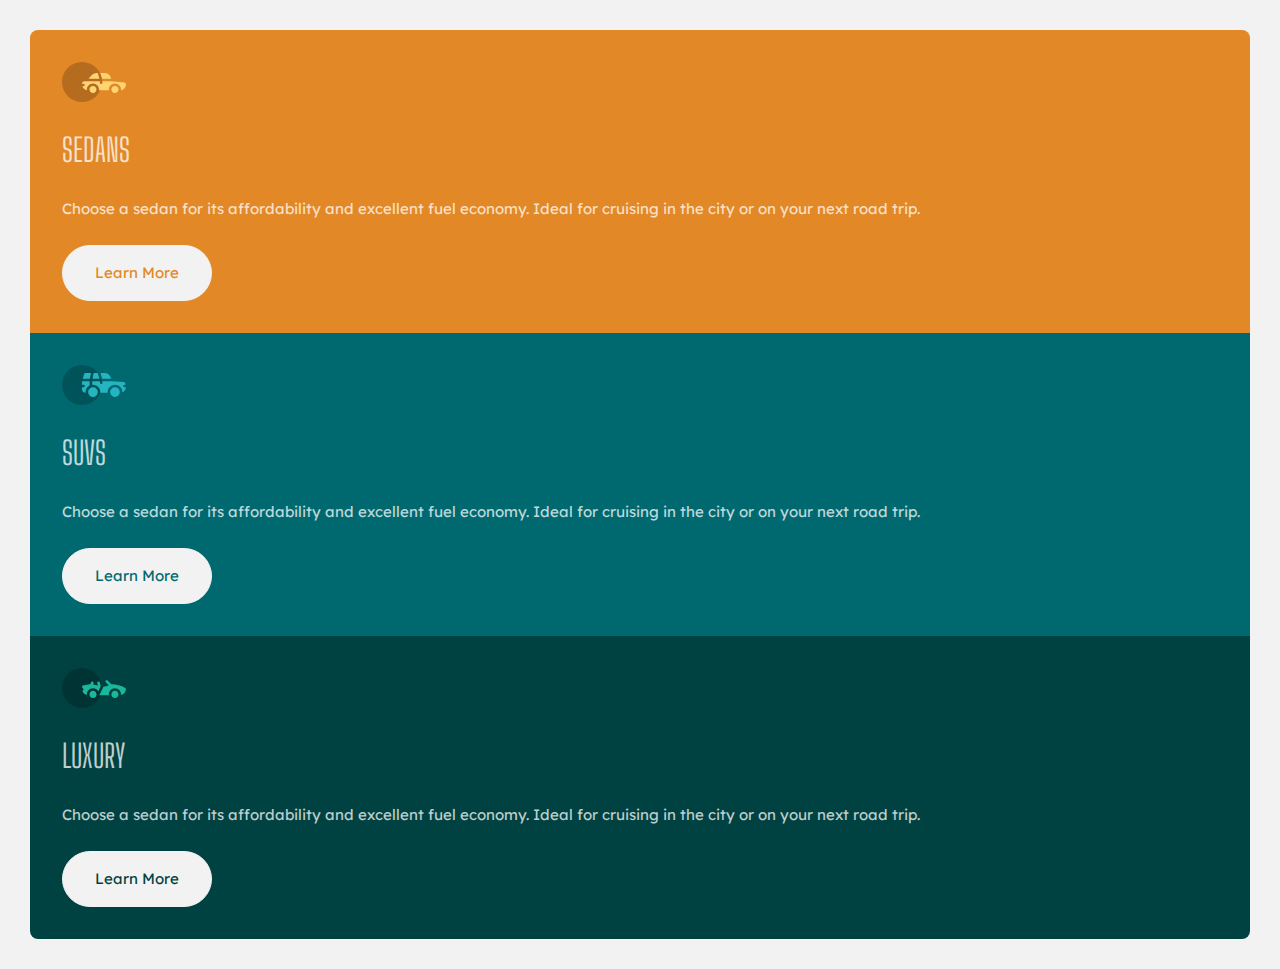
<file: index.html>
<!DOCTYPE html>
<html lang="en">
<head>
    <meta charset="UTF-8">
    <meta http-equiv="X-UA-Compatible" content="IE=edge">
    <meta name="viewport" content="width=device-width, initial-scale=1.0">
    <!--Google fonts-->
    <link rel="preconnect" href="https://fonts.googleapis.com">
    <link rel="preconnect" href="https://fonts.gstatic.com" crossorigin>
    <link href="https://fonts.googleapis.com/css2?family=Big+Shoulders+Display:wght@700&family=Lexend+Deca&display=swap" rel="stylesheet">
    <!--Favicon-->
    <link rel="icon" type="image/png" sizes="32x32" href="./images/favicon-32x32.png">
    <!--CSS style-->
    <link rel="stylesheet" href="style.css">
    <title>3-column Preview Card</title>
    
</head>
<body>
    <main class="container">
        <section class="grid-cards">
            
            <div class="sedans card">
                <img src="./images/icon-sedans.svg" alt="sedans image">

                <h1 class="title">Sedans</h1>

                <p>Choose a sedan for its affordability and excellent fuel economy. Ideal for cruising in the city 
                    or on your next road trip.</p>

                <button class="btn sedan">Learn More</button>
            </div>

            <div class="suvs card">
                <img src="./images/icon-suvs.svg" alt="suvs image">
                <h1 class="title">Suvs</h1>

                <p>Choose a sedan for its affordability and excellent fuel economy. Ideal for cruising in the city 
                    or on your next road trip.</p>

                <button class="btn suv">Learn More</button>
            </div>

            <div class="luxury card">
                <img src="./images/icon-luxury.svg" alt="luxury image">
                <h1 class="title">Luxury</h1>

                <p>Choose a sedan for its affordability and excellent fuel economy. Ideal for cruising in the city 
                    or on your next road trip.</p>

                <button class="btn lux">Learn More</button>
            </div>
        
        </section>
    </main>
</body>
</html>
</file>
<file: style.css>
/* ------------------- */
/* Custom properties   */
/* ------------------- */

:root{
    /*colors*/
    --clr-orange: 31 77% 52%;
    --clr-cyan: 184 100% 22%;
    --clr-dark: 179 100% 13%;
    --clr-gray: 0 0% 95%;
    --clr-white: 0 0% 100%;

    /*font-family*/
    --ff-cursive: 'Big Shoulders Display', cursive;
    --ff-serif: 'Lexend Deca', sans-serif;

}

/* ------------------- */
/* Reset               */
/* ------------------- */

/* Box sizing */
*,
*::before,
*::after {
    box-sizing: border-box;
}

/* Reset margins */
body,
h1,
h2,
h3,
h4,
h5,
p,
figure,
picture {
    margin: 0; 
}

h1,
h2,
h3,
h4,
h5,
h6,
p {
    font-weight: 400;
}

input,
button,
textarea,
select {
    font: inherit;
}

/* set up the body */
body {
    font-family: var(--ff-serif);
    font-size: 15px;
    color: hsl(var(--clr-white) / .75);
    background-color: hsl(var(--clr-gray));
    line-height: 1.5;
    min-height: 100vh;
    overflow-x: hidden;
}

.title{
    font-family: var(--ff-cursive);
    font-size: 2rem;
    text-transform: uppercase;
}

/* ------------------- */
/* Utility             */
/* ------------------- */

.container {
    padding: 2em;
    margin-inline: auto;
    max-width: 80rem;
}

.flex{
    display: flex;
}

.grid{
    display: grid;
}

.grid-cards{
    display: grid;
    grid-template-areas: 
    'sedans'
    'suvs'
    'luxury';
}

.card{
    display: grid;
    gap: 1.5rem;
    padding: 2rem;
}

.btn{
    display: inline-block;
    justify-self: start;
    cursor: pointer;
    border: 1px solid hsl(var(--clr-gray));
    background-color: hsl(var(--clr-gray));
    padding: 1rem 2rem;
    border-radius: 2rem;
}

.btn:hover,
.btn:focus{
    background-color: transparent;
    color: hsl(var(--clr-gray));

}

.sedan{
    color:hsl( var(--clr-orange));
}

.suv{
    color: hsl( var(--clr-cyan));
}

.lux{
    color: hsl( var(--clr-dark));
}

/* ------------------- */
/* Style               */
/* ------------------- */

.sedans{
    grid-area: sedans;
    background-color: hsl( var(--clr-orange));
    border-radius: .5rem .5rem 0 0;
}

.suvs{
    grid-area: suvs;
    background-color: hsl( var(--clr-cyan));
}

.luxury{
    grid-area: luxury;
    background-color: hsl( var(--clr-dark));
    border-radius: 0 0 .5rem .5rem ;
}


/* ------------------- */
/* Responsive          */
/* ------------------- */

@media (min-width: 1440px){
    .container{height: 100vh;
        display: flex;
        justify-content: center;
    }


    .grid-cards{
        display: grid;
        grid-template-areas: 
        'sedans suvs luxury';
        align-content: center;
        justify-content: center;
    }

    .card{
        gap: 3rem;
    }

    .card > p {
        max-width: 15rem;
    }

    .sedans{
        border-radius: .5rem 0 0 .5rem;
    }
    
    .luxury{
        border-radius: 0 .5rem .5rem 0 ;
    }
}
</file>
